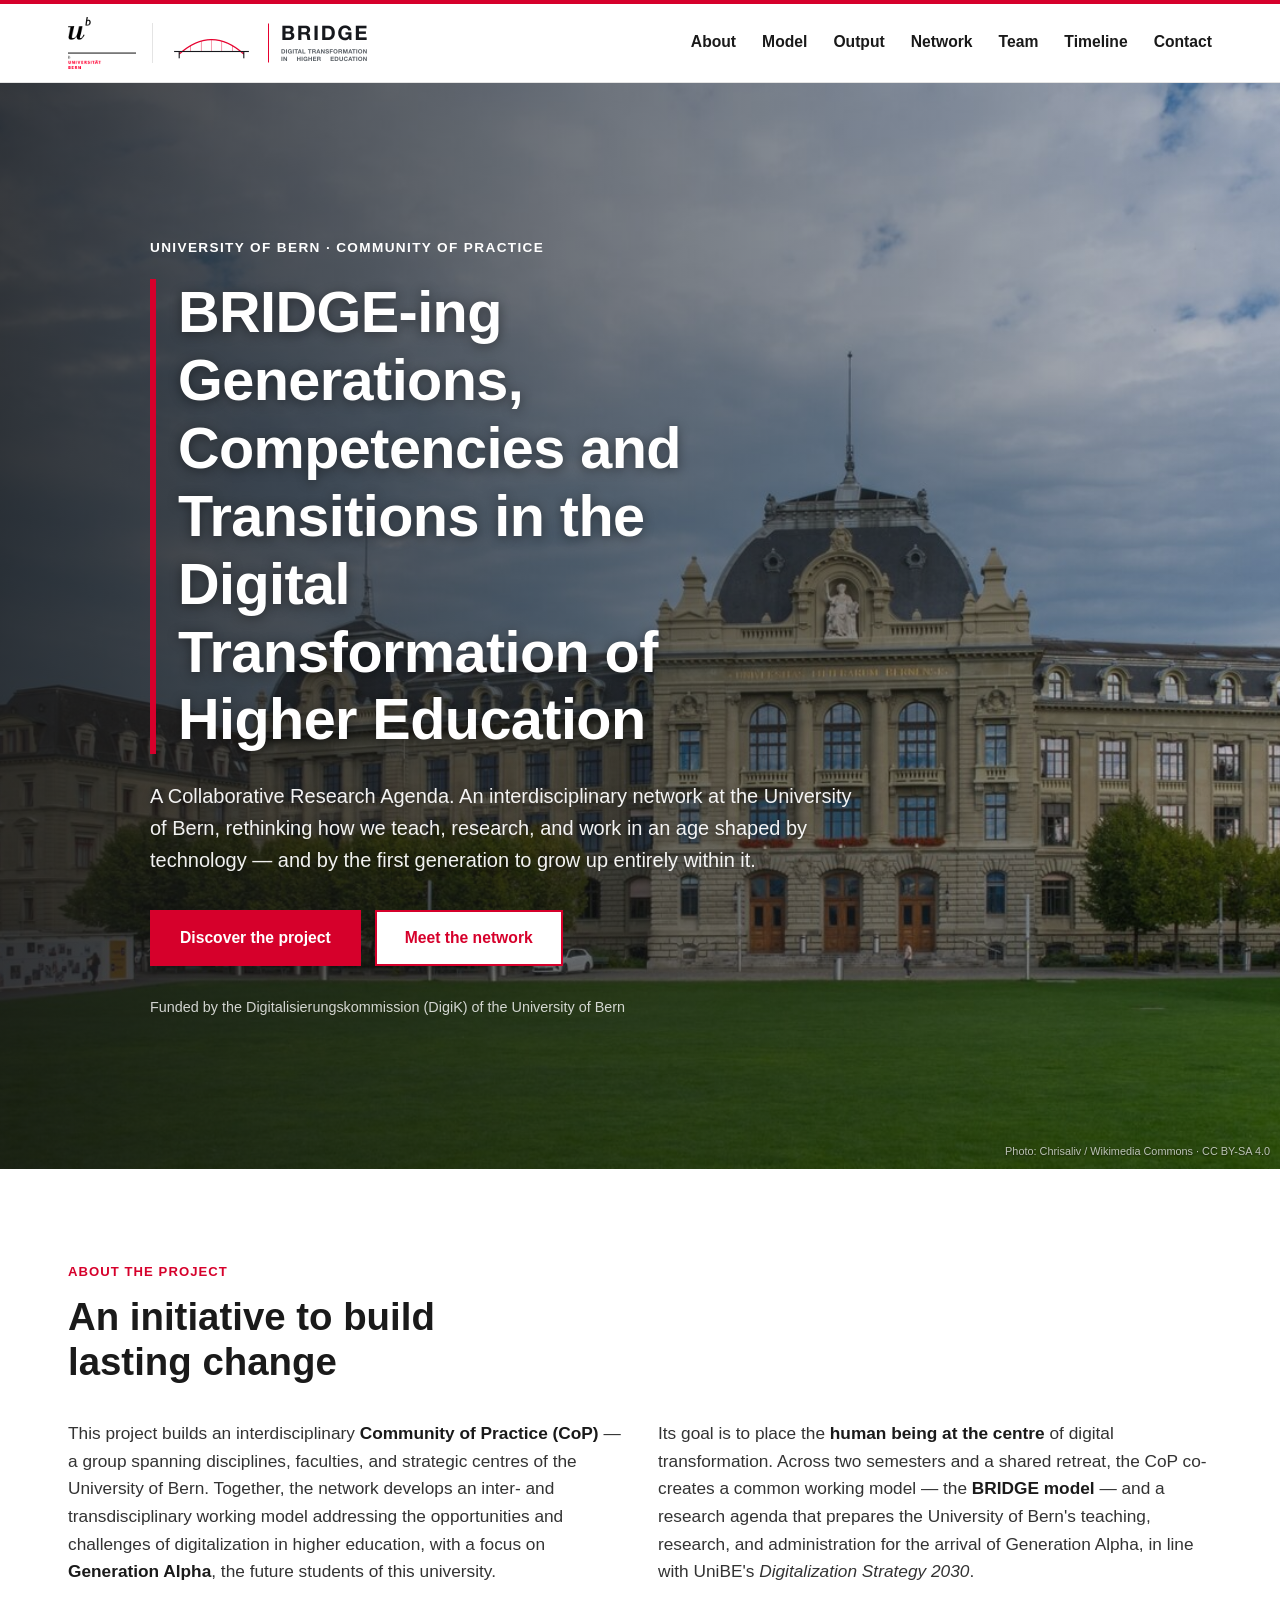
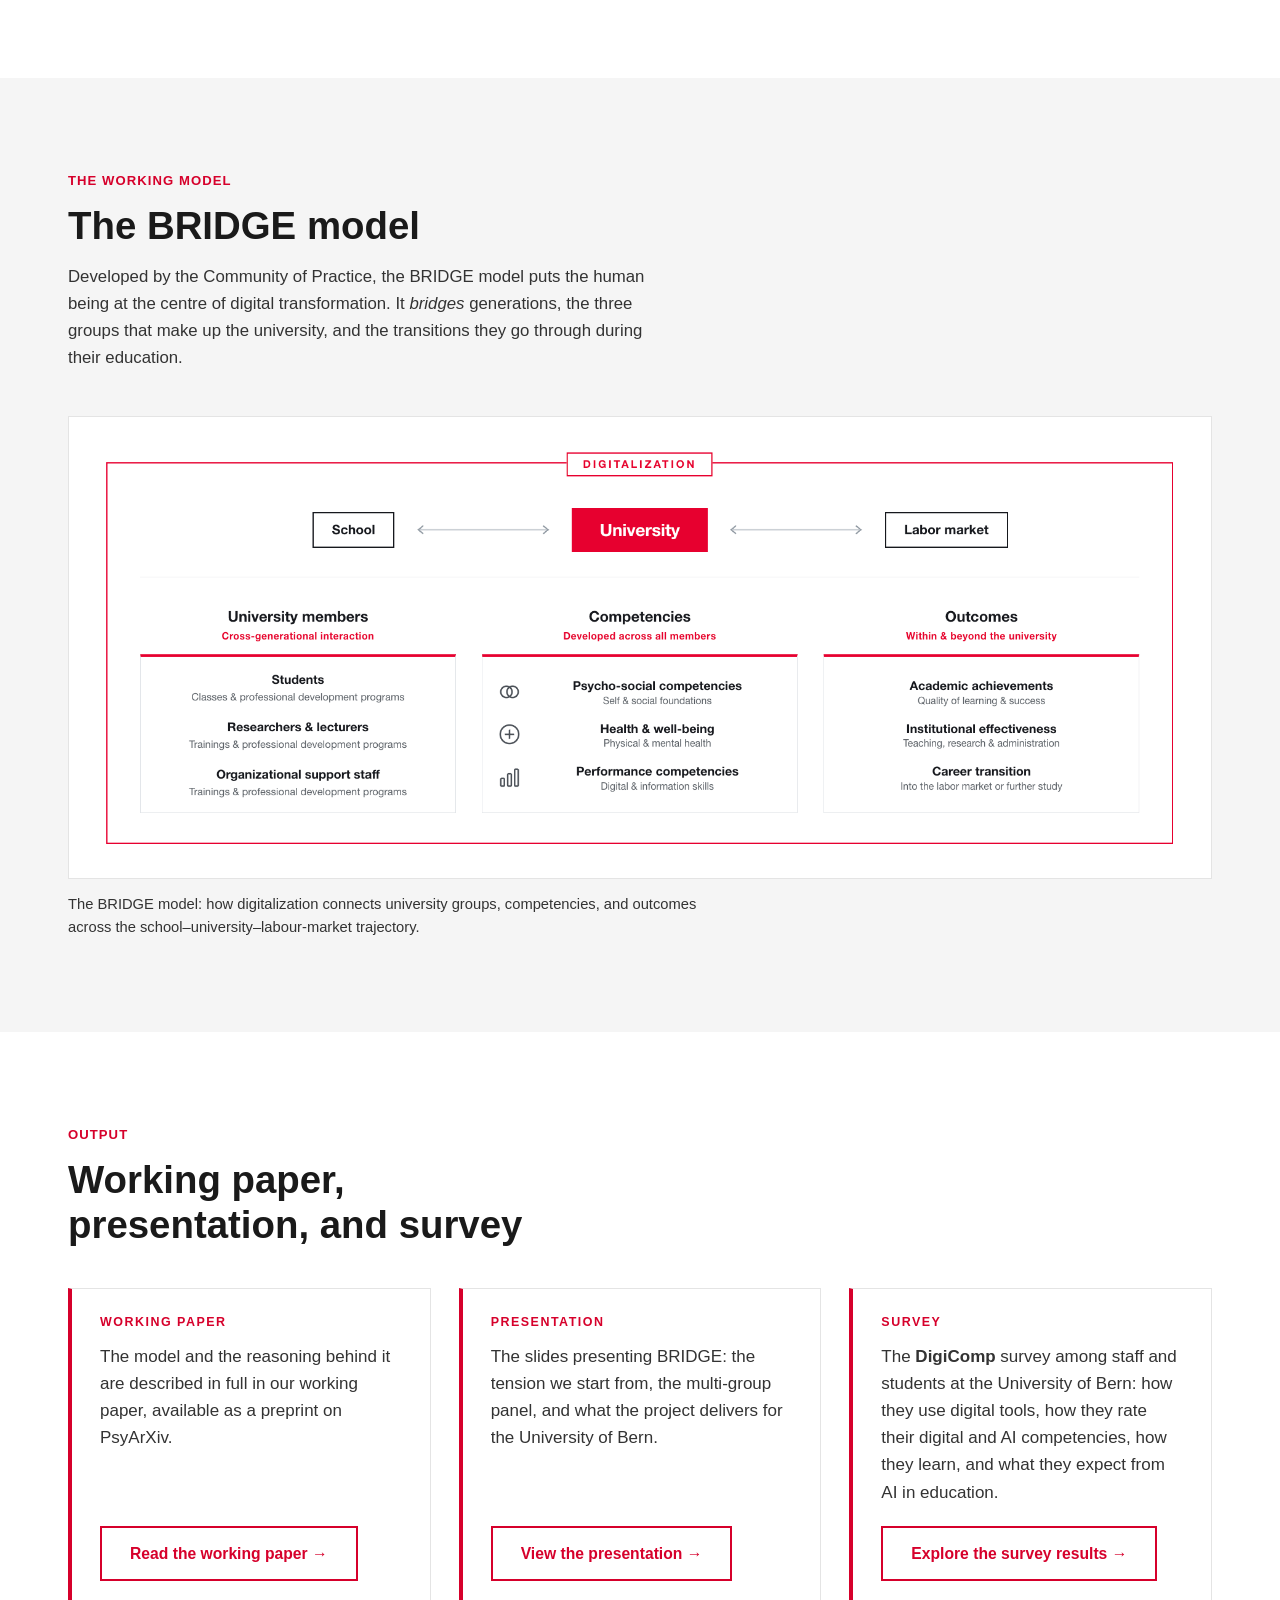
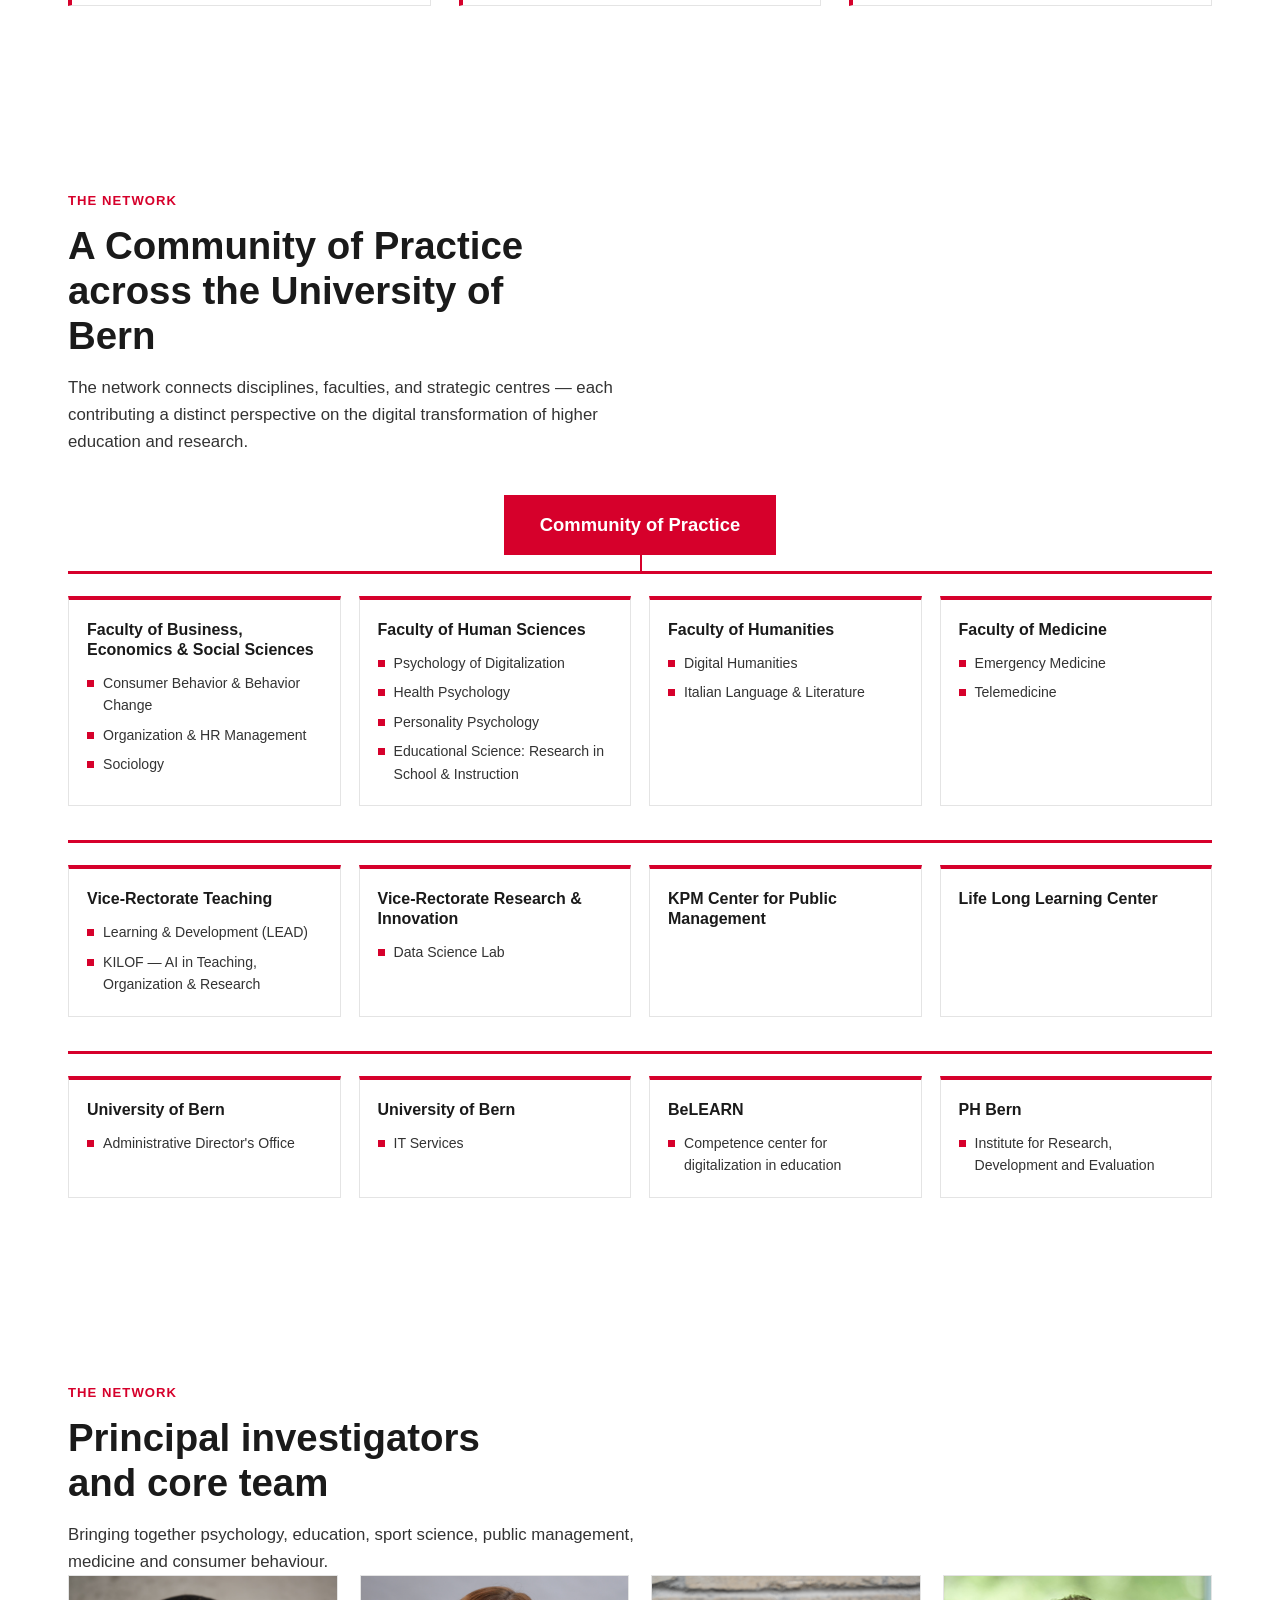
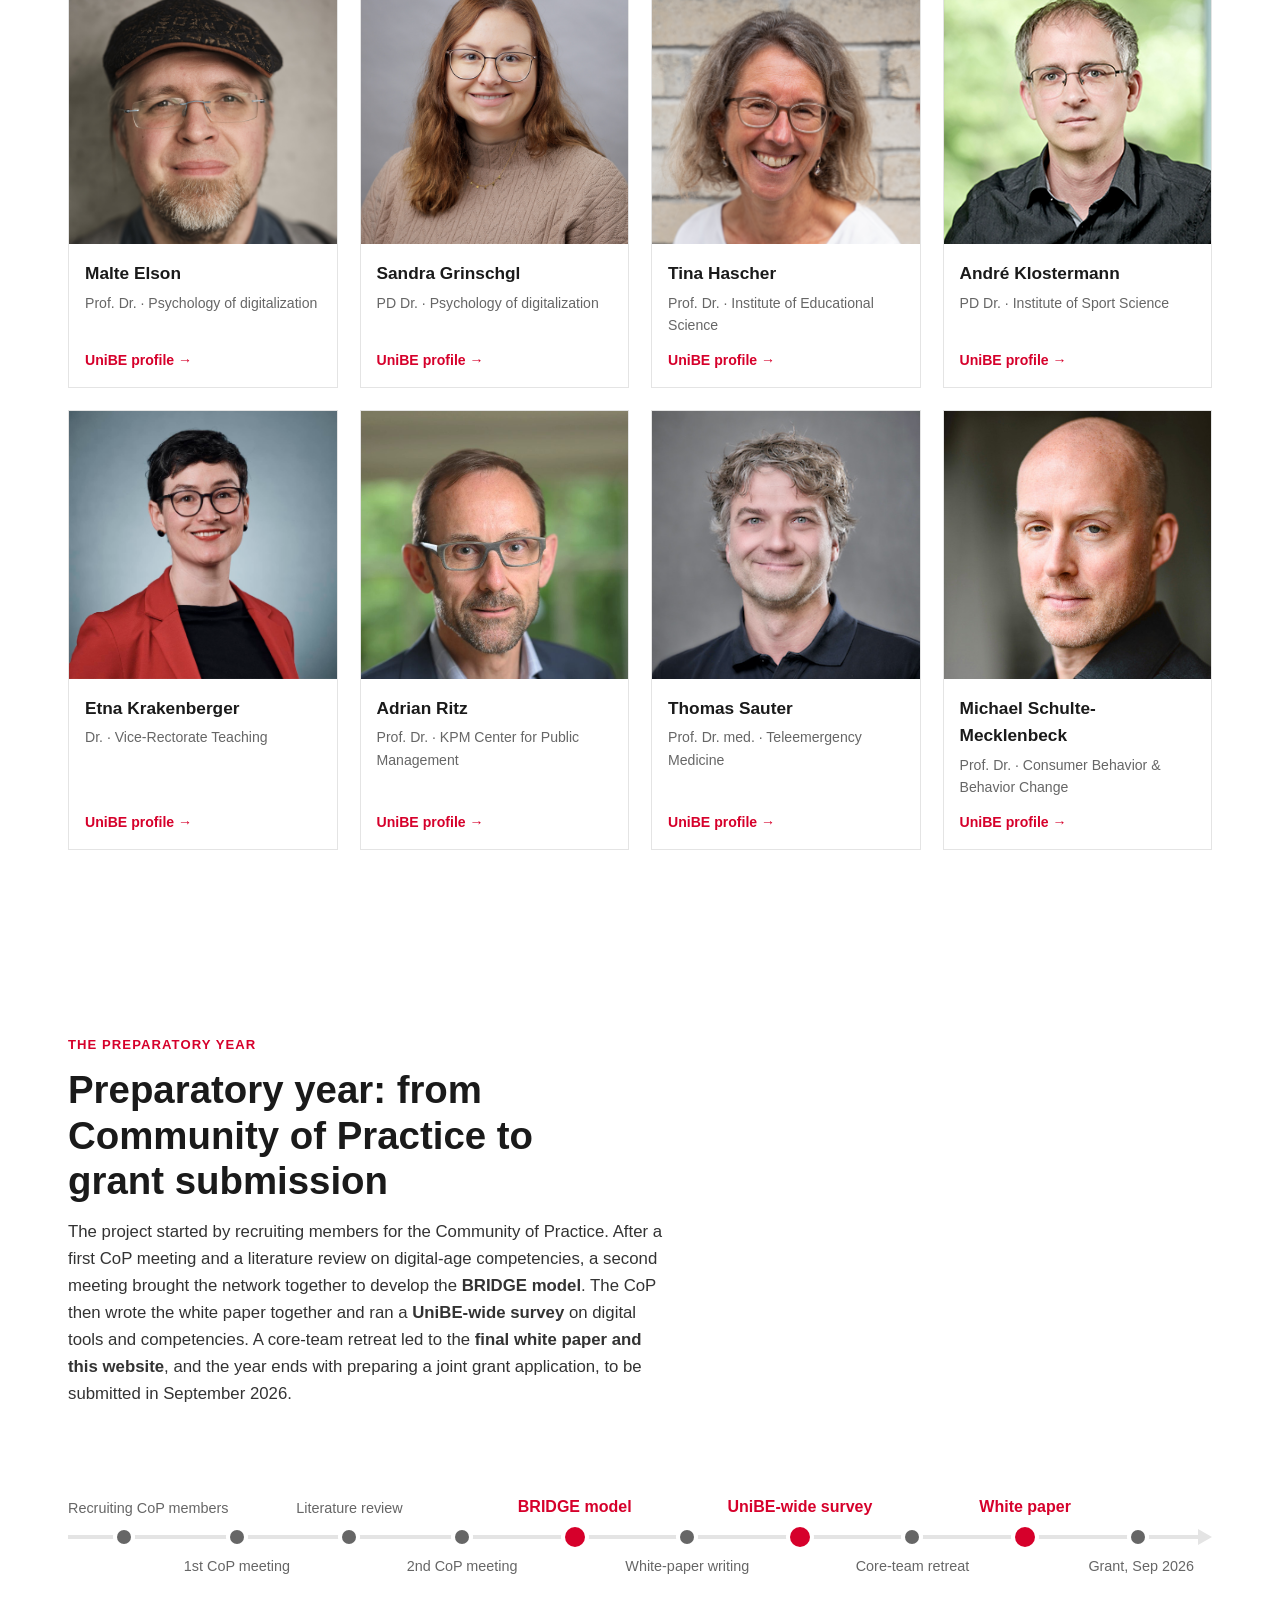
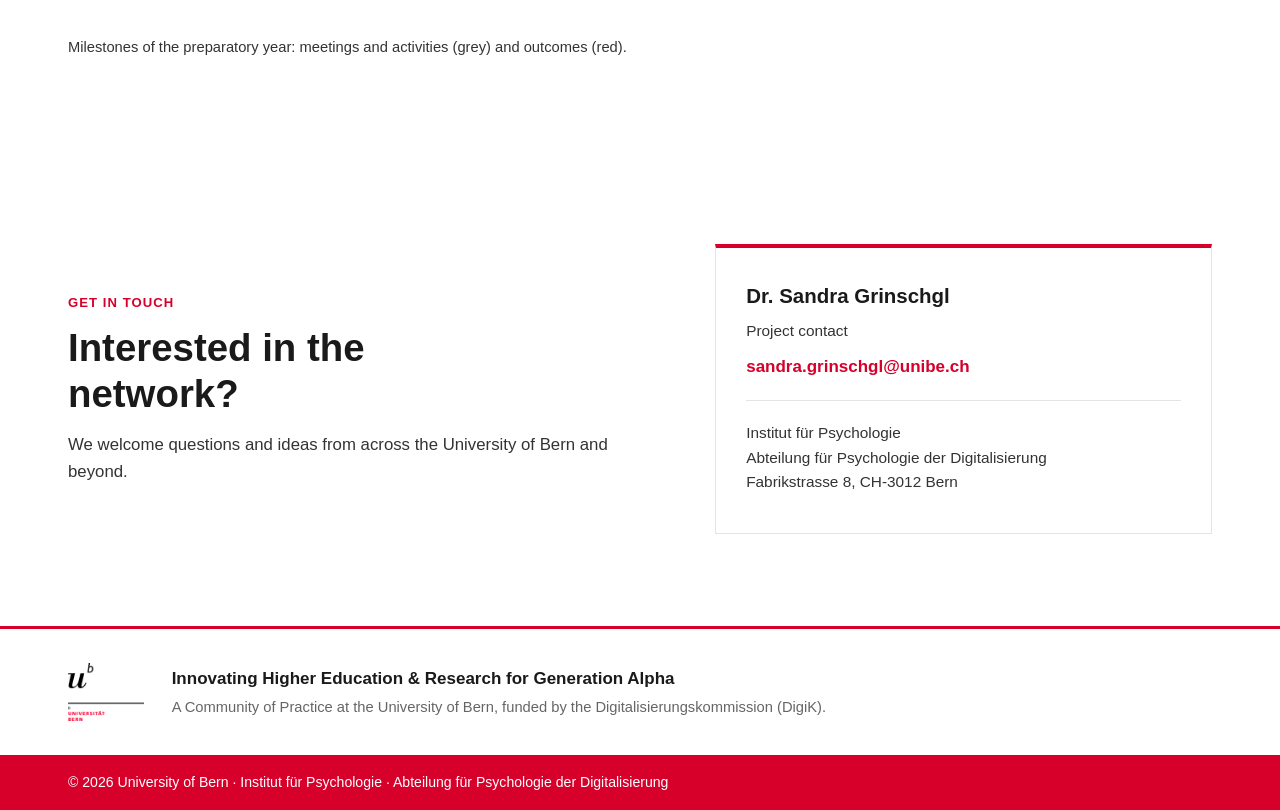
<file: index.html>
<!DOCTYPE html>
<html lang="en">
<head>
  <meta charset="UTF-8" />
  <meta name="viewport" content="width=device-width, initial-scale=1.0" />
  <title>Innovating Higher Education &amp; Research for Generation Alpha</title>
  <meta name="description" content="An interdisciplinary Community of Practice at the University of Bern exploring the digital transformation of higher education and research for Generation Alpha." />
  <link rel="icon" type="image/png" href="assets/brand/Icon.png" />
  <link rel="apple-touch-icon" href="assets/brand/Icon.png" />
  <link rel="stylesheet" href="styles.css" />
</head>
<body>
  <header class="site-header">
    <div class="container header-inner">
      <a class="brand" href="#top" aria-label="University of Bern — BRIDGE: Digital Transformation in Higher Education">
        <img class="brand-logo" src="assets/brand/logo_unibern@2x.png" alt="Universität Bern" />
        <img class="brand-bridge" src="assets/brand/BDRIGE_Logo.png" alt="BRIDGE — Digital Transformation in Higher Education" />
      </a>
      <nav class="nav-links">
        <a href="#about">About</a>
        <a href="#model">Model</a>
        <a href="#output">Output</a>
        <a href="#network">Network</a>
        <a href="#team">Team</a>
        <a href="#timeline">Timeline</a>
        <a href="#contact">Contact</a>
      </nav>
    </div>
  </header>

  <main id="top">
    <!-- HERO -->
    <section class="hero">
      <div class="hero-media" aria-hidden="true">
        <img src="assets/brand/hero-unibe.jpg" alt="" />
        <span class="hero-credit">Photo: Chrisaliv / Wikimedia Commons · CC BY-SA 4.0</span>
      </div>
      <div class="container hero-inner">
        <p class="eyebrow">University of Bern · Community of Practice</p>
        <h1 class="hero-title">
          BRIDGE-ing Generations, Competencies and Transitions in the Digital Transformation of Higher Education
        </h1>
        <p class="hero-lede">
          A Collaborative Research Agenda. An interdisciplinary network at the
          University of Bern, rethinking how we teach, research, and work in an age shaped
          by technology &mdash; and by the first generation to grow up entirely within it.
        </p>
        <div class="hero-actions">
          <a class="btn btn-primary" href="#about">Discover the project</a>
          <a class="btn btn-ghost" href="#team">Meet the network</a>
        </div>
        <p class="hero-funding">Funded by the Digitalisierungskommission (DigiK) of the University of Bern</p>
      </div>
    </section>

    <!-- ABOUT -->
    <section id="about" class="section">
      <div class="container">
        <p class="section-eyebrow">About the project</p>
        <h2 class="section-title">An initiative to build lasting change</h2>
        <div class="about-grid">
          <p class="about-lead">
            This project builds an interdisciplinary <strong>Community of Practice (CoP)</strong> &mdash;
            a group spanning disciplines, faculties, and strategic centres of the University of Bern.
            Together, the network develops an inter- and transdisciplinary working model addressing the
            opportunities and challenges of digitalization in higher education, with a focus on <strong>Generation Alpha</strong>, the future students of this university.
          </p>
          <p class="about-lead">
            Its goal is to place the <strong>human being at the centre</strong> of digital transformation. Across two
            semesters and a shared retreat, the CoP co-creates a common working model &mdash; the <strong>BRIDGE
            model</strong> &mdash; and a research agenda that prepares the University of Bern's teaching, research, and
            administration for the arrival of Generation Alpha, in line with UniBE's <em>Digitalization Strategy 2030</em>.
          </p>
        </div>
      </div>
    </section>

    <!-- BRIDGE MODEL -->
    <section id="model" class="section section-alt">
      <div class="container">
        <p class="section-eyebrow">The working model</p>
        <h2 class="section-title">The BRIDGE model</h2>
        <p class="section-sub">
          Developed by the Community of Practice, the BRIDGE model puts the human being at the centre of digital
          transformation. It <em>bridges</em> generations, the three groups that make up the university, and the
          transitions they go through during their education.
        </p>
        <figure class="figure">
          <img
            src="assets/figures/bridge-model.png"
            alt="The BRIDGE model. Across a longitudinal trajectory from school through university to the labour market, digitalization shapes three university groups — students (including Generation Alpha), researchers and lecturers, and administration — who develop psycho-social, health and well-being, and performance competencies, leading to outcomes of academic achievement, institutional effectiveness, and career transition."
            loading="lazy"
          />
          <figcaption class="figure-caption">
            The BRIDGE model: how digitalization connects university groups, competencies, and outcomes across the
            school&ndash;university&ndash;labour-market trajectory.
          </figcaption>
        </figure>
      </div>
    </section>

    <!-- OUTPUT -->
    <section id="output" class="section">
      <div class="container">
        <p class="section-eyebrow">Output</p>
        <h2 class="section-title">Working paper, presentation, and survey</h2>
        <div class="output-grid">
          <div class="paper-link">
            <p class="paper-link-label">Working paper</p>
            <p class="paper-link-text">
              The model and the reasoning behind it are described in full in our working paper, available as a preprint
              on PsyArXiv.
            </p>
            <a class="btn btn-ghost" href="https://osf.io/preprints/psyarxiv/w56pu_v3" target="_blank" rel="noopener">
              Read the working paper &rarr;
            </a>
          </div>
          <div class="paper-link">
            <p class="paper-link-label">Presentation</p>
            <p class="paper-link-text">
              The slides presenting BRIDGE: the tension we start from, the multi-group panel, and what the project
              delivers for the University of Bern.
            </p>
            <a class="btn btn-ghost" href="presentation/BRIDGE_Presentation.html" target="_blank" rel="noopener">
              View the presentation &rarr;
            </a>
          </div>
          <div class="paper-link">
            <p class="paper-link-label">Survey</p>
            <p class="paper-link-text">
              The <strong>DigiComp</strong> survey among staff and students at the University of Bern: how they use
              digital tools, how they rate their digital and AI competencies, how they learn, and what they expect
              from AI in education.
            </p>
            <a class="btn btn-ghost" href="survey.html">
              Explore the survey results &rarr;
            </a>
          </div>
        </div>
      </div>
    </section>

    <!-- COMMUNITY OF PRACTICE -->
    <section id="network" class="section">
      <div class="container">
        <p class="section-eyebrow">The network</p>
        <h2 class="section-title">A Community of Practice across the University of Bern</h2>
        <p class="section-sub">The network connects disciplines, faculties, and strategic centres &mdash; each contributing a distinct perspective on the digital transformation of higher education and research.</p>
        <div class="model">
          <div class="model-hub">
            <span class="model-hub-label">Community of Practice</span>
          </div>

          <!-- Faculties -->
          <div class="model-grid">
            <article class="unit">
              <h3 class="unit-title">Faculty of Business, Economics &amp; Social Sciences</h3>
              <ul class="unit-tags">
                <li>Consumer Behavior &amp; Behavior Change</li>
                <li>Organization &amp; HR Management</li>
                <li>Sociology</li>
              </ul>
            </article>
            <article class="unit">
              <h3 class="unit-title">Faculty of Human Sciences</h3>
              <ul class="unit-tags">
                <li>Psychology of Digitalization</li>
                <li>Health Psychology</li>
                <li>Personality Psychology</li>
                <li>Educational Science: Research in School &amp; Instruction</li>
              </ul>
            </article>
            <article class="unit">
              <h3 class="unit-title">Faculty of Humanities</h3>
              <ul class="unit-tags">
                <li>Digital Humanities</li>
                <li>Italian Language &amp; Literature</li>
              </ul>
            </article>
            <article class="unit">
              <h3 class="unit-title">Faculty of Medicine</h3>
              <ul class="unit-tags">
                <li>Emergency Medicine</li>
                <li>Telemedicine</li>
              </ul>
            </article>
          </div>

          <!-- Vice-Rectorates &amp; centres -->
          <div class="model-grid">
            <article class="unit">
              <h3 class="unit-title">Vice-Rectorate Teaching</h3>
              <ul class="unit-tags">
                <li>Learning &amp; Development (LEAD)</li>
                <li>KILOF &mdash; AI in Teaching, Organization &amp; Research</li>
              </ul>
            </article>
            <article class="unit">
              <h3 class="unit-title">Vice-Rectorate Research &amp; Innovation</h3>
              <ul class="unit-tags">
                <li>Data Science Lab</li>
              </ul>
            </article>
            <article class="unit">
              <h3 class="unit-title">KPM Center for Public Management</h3>
            </article>
            <article class="unit">
              <h3 class="unit-title">Life Long Learning Center</h3>
            </article>
          </div>

          <!-- Partner institutions &amp; services -->
          <div class="model-grid">
                        <article class="unit">
              <h3 class="unit-title">University of Bern</h3>
              <ul class="unit-tags">
                <li>Administrative Director's Office</li>
              </ul>
            </article>
                        <article class="unit">
              <h3 class="unit-title">University of Bern</h3>
              <ul class="unit-tags">
                <li>IT Services</li>
              </ul>
            </article>
            <article class="unit">
              <h3 class="unit-title">BeLEARN</h3>
              <ul class="unit-tags">
                <li>Competence center for digitalization in education</li>
              </ul>
            </article>
            <article class="unit">
              <h3 class="unit-title">PH Bern</h3>
              <ul class="unit-tags">
                <li>Institute for Research, Development and Evaluation</li>
              </ul>
            </article>

          </div>
        </div>
      </div>
    </section>

  

    <!-- TEAM -->
    <section id="team" class="section">
      <div class="container">
        <p class="section-eyebrow">The network</p>
        <h2 class="section-title">Principal investigators and core team</h2>
        <p class="section-sub">Bringing together psychology, education, sport science, public management, medicine and consumer behaviour.</p>

        <div class="team-grid">
          <a class="member" href="https://www.dig.psy.unibe.ch/about_us/staff/prof_dr_elson_malte/index_eng.html" target="_blank" rel="noopener">
            <img class="member-photo member-photo--elson" src="assets/team/elson.png" alt="Portrait of Malte Elson" loading="lazy" />
            <span class="member-name">Malte Elson</span>
            <span class="member-role">Prof. Dr. · Psychology of digitalization</span>
            <span class="member-link">UniBE profile &rarr;</span>
          </a>
          <a class="member" href="https://www.dig.psy.unibe.ch/ueber_uns/personen/pd_dr_grinschgl_sandra/index_ger.html" target="_blank" rel="noopener">
            <img class="member-photo" src="assets/team/grinschgl.jpg" alt="Portrait of Sandra Grinschgl" loading="lazy" />
            <span class="member-name">Sandra Grinschgl</span>
            <span class="member-role">PD Dr. · Psychology of digitalization</span>
            <span class="member-link">UniBE profile &rarr;</span>
          </a>
          <a class="member" href="https://www.edu.unibe.ch/ueber_uns/personen_a___z/asu/prof_dr_hascher_tina/index_ger.html" target="_blank" rel="noopener">
            <img class="member-photo" src="assets/team/hascher.jpg" alt="Portrait of Tina Hascher" loading="lazy" />
            <span class="member-name">Tina Hascher</span>
            <span class="member-role">Prof. Dr. · Institute of Educational Science</span>
            <span class="member-link">UniBE profile &rarr;</span>
          </a>
          <a class="member" href="https://www.ispw.unibe.ch/about_us/people/klostermann_andr/index_eng.html" target="_blank" rel="noopener">
            <img class="member-photo" src="assets/team/klostermann.jpg" alt="Portrait of André Klostermann" loading="lazy" />
            <span class="member-name">André Klostermann</span>
            <span class="member-role">PD Dr. · Institute of Sport Science</span>
            <span class="member-link">UniBE profile &rarr;</span>
          </a>
          <a class="member" href="https://www.unibe.ch/university/organization/executive_board_and_central_administration/vice_rectorate_teaching/vice_rectorate_teaching/personen/dr_krakenberger_etna_rosa/index_eng.html" target="_blank" rel="noopener">
            <img class="member-photo" src="assets/team/krakenberger.jpg" alt="Portrait of Etna Krakenberger" loading="lazy" />
            <span class="member-name">Etna Krakenberger</span>
            <span class="member-role">Dr. · Vice-Rectorate Teaching</span>
            <span class="member-link">UniBE profile &rarr;</span>
          </a>
          <a class="member" href="https://www.kpm.unibe.ch/about_us/personen/geschaeftsleitung/prof_dr_ritz_adrian/index_eng.html" target="_blank" rel="noopener">
            <img class="member-photo" src="assets/team/ritz.jpg" alt="Portrait of Adrian Ritz" loading="lazy" />
            <span class="member-name">Adrian Ritz</span>
            <span class="member-role">Prof. Dr. · KPM Center for Public Management</span>
            <span class="member-link">UniBE profile &rarr;</span>
          </a>
          <a class="member" href="https://www.mcid.unibe.ch/about_us/people/prof_dr_med_sauter_mme_thomas/index_eng.html" target="_blank" rel="noopener">
            <img class="member-photo" src="assets/team/sauter.jpg" alt="Portrait of Thomas Sauter" loading="lazy" />
            <span class="member-name">Thomas Sauter</span>
            <span class="member-role">Prof. Dr. med. · Teleemergency Medicine</span>
            <span class="member-link">UniBE profile &rarr;</span>
          </a>
          <a class="member" href="https://www.consumer.imu.unibe.ch/ueber_uns/team/prof_dr_schulte_mecklenbeck_michael/index_ger.html" target="_blank" rel="noopener">
            <img class="member-photo" src="assets/team/schulte-mecklenbeck.jpg" alt="Portrait of Michael Schulte-Mecklenbeck" loading="lazy" />
            <span class="member-name">Michael Schulte-Mecklenbeck</span>
            <span class="member-role">Prof. Dr. · Consumer Behavior &amp; Behavior Change</span>
            <span class="member-link">UniBE profile &rarr;</span>
          </a>
        </div>
      </div>
    </section>

    <!-- SURVEY -->
    <!-- PREPARATORY YEAR -->
    <section id="timeline" class="section">
      <div class="container">
        <p class="section-eyebrow">The preparatory year</p>
        <h2 class="section-title">Preparatory year: from Community of Practice to grant submission</h2>
        <p class="section-sub">
          The project started by recruiting members for the Community of Practice. After a first CoP meeting and a
          literature review on digital-age competencies, a second meeting brought the network together to develop
          the <strong>BRIDGE model</strong>. The CoP then wrote the white paper together and ran a
          <strong>UniBE-wide survey</strong> on digital tools and competencies. A core-team retreat led to the
          <strong>final white paper and this website</strong>, and the year ends with preparing a joint grant
          application, to be submitted in September 2026.
        </p>
        <figure class="figure figure--wide">
          <ol class="tl" aria-label="Milestones of the preparatory year">
            <li class="up"><span class="lbl">Recruiting CoP members</span><span class="dot"></span></li>
            <li class="down"><span class="dot"></span><span class="lbl">1st CoP meeting</span></li>
            <li class="up"><span class="lbl">Literature review</span><span class="dot"></span></li>
            <li class="down"><span class="dot"></span><span class="lbl">2nd CoP meeting</span></li>
            <li class="up out"><span class="lbl">BRIDGE model</span><span class="dot"></span></li>
            <li class="down"><span class="dot"></span><span class="lbl">White-paper writing</span></li>
            <li class="up out"><span class="lbl">UniBE-wide survey</span><span class="dot"></span></li>
            <li class="down"><span class="dot"></span><span class="lbl">Core-team retreat</span></li>
            <li class="up out"><span class="lbl">White paper</span><span class="dot"></span></li>
            <li class="down"><span class="dot"></span><span class="lbl">Grant, Sep 2026</span></li>
          </ol>
          <figcaption class="figure-caption">
            Milestones of the preparatory year: meetings and activities (grey) and outcomes (red).
          </figcaption>
        </figure>
      </div>
    </section>

    <!-- CONTACT -->
    <section id="contact" class="section">
      <div class="container contact-inner">
        <div>
          <p class="section-eyebrow">Get in touch</p>
          <h2 class="section-title">Interested in the network?</h2>
          <p class="section-sub">
            We welcome questions and ideas from across the University of Bern and beyond.
          </p>
        </div>
        <div class="contact-card">
          <p class="contact-name">Dr. Sandra Grinschgl</p>
          <p class="contact-detail">Project contact</p>
          <a class="contact-mail" href="mailto:sandra.grinschgl@unibe.ch">sandra.grinschgl@unibe.ch</a>
          <hr />
          <p class="contact-detail">
            Institut für Psychologie<br />
            Abteilung für Psychologie der Digitalisierung<br />
            Fabrikstrasse 8, CH-3012 Bern
          </p>
        </div>
      </div>
    </section>
  </main>

  <footer class="site-footer">
    <div class="container footer-inner">
      <img class="footer-logo" src="assets/brand/logo_unibern@2x.png" alt="Universität Bern" />
      <div class="footer-text">
        <p class="footer-title">Innovating Higher Education &amp; Research for Generation Alpha</p>
        <p class="footer-muted">A Community of Practice at the University of Bern, funded by the Digitalisierungskommission (DigiK).</p>
      </div>
    </div>
    <div class="footer-accent">
      <div class="container">© 2026 University of Bern · Institut für Psychologie · Abteilung für Psychologie der Digitalisierung</div>
    </div>
  </footer>
</body>
</html>
</file>
<file: styles.css>
/* ------------------------------------------------------------------
   Innovating Higher Education Network
   University of Bern corporate design (red #d6002b, Frutiger/Arial, flat layout)
------------------------------------------------------------------ */

:root {
  --ub-red: #d6002b;
  --ub-red-dark: #ab0022;
  --ub-maroon: #650015;
  --ink: #1a1a1a;
  --ink-soft: #333333;
  --muted: #666666;
  --bg: #ffffff;
  --bg-grey: #f5f5f5;
  --line: #e4e4e4;
  --container: 1200px;
  --font: "FrutigerNeueLTW06-Regular", Arial, Helvetica, sans-serif;
}

* { box-sizing: border-box; }
html { scroll-behavior: smooth; }

body {
  margin: 0;
  font-family: var(--font);
  color: var(--ink);
  background: var(--bg);
  line-height: 1.6;
  font-size: 17px;
  -webkit-font-smoothing: antialiased;
}

h1, h2, h3 { font-family: var(--font); line-height: 1.18; margin: 0; font-weight: 700; }

a { color: var(--ub-red); text-decoration: none; }
a:hover { text-decoration: underline; }

.container {
  width: 100%;
  max-width: var(--container);
  margin: 0 auto;
  padding: 0 28px;
}

/* ---------- Header ---------- */
.site-header {
  position: sticky;
  top: 0;
  z-index: 50;
  background: #fff;
  border-top: 4px solid var(--ub-red);
  border-bottom: 1px solid var(--line);
}
.header-inner {
  display: flex;
  align-items: center;
  justify-content: space-between;
  min-height: 78px;
  gap: 24px;
}
.brand { display: flex; align-items: center; gap: 16px; color: var(--ink); }
.brand:hover { text-decoration: none; }
.brand-logo { height: 52px; width: auto; display: block; }
.brand-bridge {
  height: 40px;
  width: auto;
  display: block;
  border-left: 1px solid var(--line);
  padding-left: 16px;
}
.nav-links { display: flex; gap: 26px; }
.nav-links a {
  color: var(--ink);
  font-size: 0.98rem;
  font-weight: 700;
  padding: 4px 0;
  border-bottom: 2px solid transparent;
}
.nav-links a:hover { color: var(--ub-red); border-bottom-color: var(--ub-red); text-decoration: none; }

/* ---------- Hero (image banner) ---------- */
.hero { position: relative; overflow: hidden; background: #2a2a2a; }
.hero-media { position: absolute; inset: 0; z-index: 0; }
.hero-media img { width: 100%; height: 100%; object-fit: cover; object-position: center 35%; }
.hero-media::after {
  content: "";
  position: absolute; inset: 0;
  background: linear-gradient(90deg, rgba(20,20,20,0.82) 0%, rgba(20,20,20,0.55) 45%, rgba(20,20,20,0.25) 100%);
}
.hero-credit {
  position: absolute;
  right: 10px; bottom: 8px;
  z-index: 1;
  font-size: 0.68rem;
  color: rgba(255,255,255,0.7);
  text-shadow: 0 1px 2px rgba(0,0,0,0.6);
}
.hero-inner {
  position: relative;
  z-index: 1;
  padding: clamp(80px, 13vw, 150px) 28px;
  max-width: 1036px; /* 980px text column + the container's 28px gutters */
  color: #fff;
}
.eyebrow {
  display: inline-block;
  margin: 0 0 20px;
  font-size: 0.85rem;
  font-weight: 700;
  letter-spacing: 0.1em;
  text-transform: uppercase;
  color: #fff;
}
.hero-title {
  font-size: clamp(2.1rem, 5vw, 3.6rem);
  font-weight: 700;
  letter-spacing: -0.01em;
  color: #fff;
  padding-left: 22px;
  border-left: 6px solid var(--ub-red);
  max-width: 18ch;
  text-shadow: 0 2px 12px rgba(0,0,0,0.45);
}
.hero-accent { display: block; color: #fff; }
.hero-lede {
  margin: 26px 0 0;
  max-width: 64ch;
  font-size: clamp(1.05rem, 1.6vw, 1.25rem);
  color: rgba(255,255,255,0.94);
  text-shadow: 0 1px 8px rgba(0,0,0,0.4);
}
.hero-actions { display: flex; flex-wrap: wrap; gap: 14px; margin: 34px 0 0; }
.btn {
  display: inline-flex;
  align-items: center;
  padding: 13px 28px;
  font-weight: 700;
  font-size: 0.98rem;
  border: 2px solid var(--ub-red);
  border-radius: 0;
  transition: background 0.15s ease, color 0.15s ease;
}
.btn:hover { text-decoration: none; }
.btn-primary { background: var(--ub-red); color: #fff; }
.btn-primary:hover { background: var(--ub-red-dark); border-color: var(--ub-red-dark); }
.btn-ghost { background: #fff; color: var(--ub-red); }
.btn-ghost:hover { background: var(--ub-red); color: #fff; }
.hero-funding { margin: 30px 0 0; font-size: 0.9rem; color: rgba(255,255,255,0.8); }

/* ---------- Sections ---------- */
.section { padding: clamp(56px, 8vw, 92px) 0; }
.section-alt { background: var(--bg-grey); }
.section-eyebrow {
  margin: 0 0 12px;
  font-size: 0.82rem;
  font-weight: 700;
  letter-spacing: 0.08em;
  text-transform: uppercase;
  color: var(--ub-red);
}
.section-title {
  font-size: clamp(1.7rem, 3.2vw, 2.4rem);
  color: var(--ink);
  max-width: 22ch;
}
.section-sub { margin: 16px 0 0; max-width: 64ch; color: var(--ink-soft); font-size: 1.05rem; }

/* ---------- About ---------- */
.about-grid { display: grid; grid-template-columns: 1fr 1fr; gap: 36px; margin-top: 36px; }
.about-lead { margin: 0; font-size: 1.08rem; color: var(--ink-soft); }
.about-lead strong { color: var(--ink); }

/* ---------- Figure ---------- */
.figure { margin: 44px 0 0; }
.figure img {
  display: block;
  width: 100%;
  height: auto;
  background: #fff;
  border: 1px solid var(--line);
  padding: clamp(12px, 2.4vw, 28px);
}
/* Wide timeline figures scroll horizontally on small screens instead of shrinking to illegibility */
.figure-scroll { overflow-x: auto; }
@media (max-width: 720px) {
  .figure--wide img { min-width: 680px; }
}
.figure-caption {
  margin: 14px 0 0;
  max-width: 80ch;
  font-size: 0.92rem;
  color: var(--ink-soft);
}

/* ---------- Working paper link ---------- */
.paper-link {
  margin: 40px 0 0;
  max-width: 64ch;
  background: #fff;
  border: 1px solid var(--line);
  border-left: 4px solid var(--ub-red);
  padding: 24px 28px;
}
.paper-link-label {
  margin: 0;
  font-size: 0.78rem;
  letter-spacing: 0.12em;
  text-transform: uppercase;
  color: var(--ub-red);
  font-weight: 700;
}
.paper-link-text { margin: 10px 0 20px; color: var(--ink-soft); }

.output-grid { display: grid; grid-template-columns: repeat(3, 1fr); gap: 28px; margin: 40px 0 0; }
.output-grid .paper-link { margin: 0; max-width: none; display: flex; flex-direction: column; align-items: flex-start; }
.output-grid .paper-link-text { flex: 1; }

/* ---------- Preparatory-year timeline (as in the presentation) ---------- */
.tl {
  list-style: none; margin: 40px 0 0; padding: 0 18px 0 0;
  display: grid; grid-template-columns: repeat(10, 1fr);
  position: relative; line-height: 1.25;
}
.tl::before {                       /* the line */
  content: ""; position: absolute; left: 0; right: 10px; top: 50%;
  height: 4px; margin-top: -2px; background: var(--line);
}
.tl::after {                        /* arrow head */
  content: ""; position: absolute; right: 0; top: 50%; margin-top: -8px;
  border-left: 14px solid var(--line); border-top: 8px solid transparent; border-bottom: 8px solid transparent;
}
.tl li { display: grid; grid-template-rows: 4.2em 28px 4.2em; justify-items: center; text-align: center; margin: 0; }
.tl .dot {
  grid-row: 2; align-self: center; position: relative; z-index: 1;
  width: 14px; height: 14px; border-radius: 50%; background: var(--muted); box-shadow: 0 0 0 4px #fff;
}
.tl .lbl { width: 170%; font-size: 0.9rem; line-height: 1.25; color: var(--muted); }
.tl li.up .lbl   { grid-row: 1; align-self: end;   padding-bottom: 6px; }
.tl li.down .lbl { grid-row: 3; align-self: start; padding-top: 6px; }
.tl li.out .dot  { background: var(--ub-red); width: 20px; height: 20px; }
.tl li.out .lbl  { color: var(--ub-red); font-weight: 700; font-size: 1rem; }
.tl li:first-child .lbl { justify-self: start; text-align: left; width: 160%; }
.tl li:last-child .lbl  { justify-self: end; text-align: right; width: 160%; }

/* ---------- Survey teaser ---------- */
.survey-teaser {
  display: block;
  max-width: 720px;
  margin: 40px 0 0;
  background: #fff;
  border: 1px solid var(--line);
  transition: box-shadow 0.15s ease, border-color 0.15s ease;
}
.survey-teaser:hover { box-shadow: 0 10px 26px -14px rgba(0,0,0,0.35); border-color: var(--ub-red); text-decoration: none; }
.survey-teaser img { display: block; width: 100%; height: auto; border-bottom: 1px solid var(--line); }
.survey-teaser-cta {
  display: block;
  padding: 16px 22px;
  font-weight: 700;
  font-size: 1rem;
  color: var(--ub-red);
}
.survey-teaser:hover .survey-teaser-cta { color: var(--ub-red-dark); }

/* ---------- Focus cards ---------- */
.cards { display: grid; grid-template-columns: repeat(3, 1fr); gap: 24px; margin-top: 40px; }
.card {
  background: #fff;
  border: 1px solid var(--line);
  border-top: 4px solid var(--ub-red);
  padding: 28px 26px;
  transition: box-shadow 0.15s ease;
}
.card:hover { box-shadow: 0 6px 18px -10px rgba(0,0,0,0.3); }
.card-num { font-weight: 700; font-size: 1rem; color: var(--ub-red); margin-bottom: 12px; }
.card h3 { font-size: 1.28rem; margin-bottom: 10px; color: var(--ink); }
.card p { margin: 0; color: var(--ink-soft); font-size: 1rem; }

/* ---------- Working model ---------- */
.model { margin-top: 40px; }
.model-hub { display: flex; justify-content: center; margin-bottom: 0; }
.model-hub-label {
  position: relative;
  display: inline-flex;
  align-items: center;
  padding: 15px 36px;
  background: var(--ub-red);
  color: #fff;
  font-weight: 700;
  font-size: 1.15rem;
}
.model-hub-label::after {
  content: "";
  position: absolute;
  bottom: -16px; left: 50%;
  width: 2px; height: 16px;
  background: var(--ub-red);
}
.model-grid {
  display: grid;
  grid-template-columns: repeat(4, 1fr);
  gap: 18px;
  margin-top: 16px;
  padding-top: 22px;
  border-top: 3px solid var(--ub-red);
}
.model-grid + .model-grid { margin-top: 34px; }
.unit {
  background: #fff;
  border: 1px solid var(--line);
  border-top: 4px solid var(--ub-red);
  padding: 20px 18px;
  transition: box-shadow 0.15s ease;
}
.unit:hover { box-shadow: 0 6px 18px -10px rgba(0,0,0,0.3); }
.unit-title { font-size: 1rem; line-height: 1.25; margin-bottom: 12px; color: var(--ink); }
.unit-tags { list-style: none; margin: 0; padding: 0; display: flex; flex-direction: column; gap: 7px; }
.unit-tags li { font-size: 0.88rem; color: var(--ink-soft); padding-left: 16px; position: relative; }
.unit-tags li::before {
  content: "";
  position: absolute;
  left: 0; top: 0.55em;
  width: 7px; height: 7px;
  background: var(--ub-red);
}
.unit-note { margin: 0; font-size: 0.88rem; color: var(--muted); }

/* ---------- Timeline ---------- */
.timeline {
  list-style: none;
  margin: 44px 0 0;
  padding: 0;
  display: grid;
  grid-template-columns: repeat(4, 1fr);
  position: relative;
}
.timeline::before {
  content: "";
  position: absolute;
  top: 7px; left: 6%; right: 6%;
  height: 2px;
  background: var(--ub-red);
}
.timeline-item { display: flex; flex-direction: column; gap: 8px; padding-right: 18px; position: relative; }
.timeline-dot {
  width: 16px; height: 16px;
  background: #fff;
  border: 3px solid var(--ub-red);
  position: relative;
  z-index: 1;
}
.timeline-date { font-weight: 700; font-size: 1.05rem; color: var(--ink); margin-top: 6px; }
.timeline-text { font-size: 0.96rem; color: var(--ink-soft); }

/* ---------- Team ---------- */
.team-group-label { display: none; }
.team-grid { display: grid; grid-template-columns: repeat(4, 1fr); gap: 22px; }
.member {
  display: flex;
  flex-direction: column;
  background: #fff;
  border: 1px solid var(--line);
  color: var(--ink);
  transition: box-shadow 0.15s ease, border-color 0.15s ease;
}
.member:hover { box-shadow: 0 8px 20px -12px rgba(0,0,0,0.4); border-color: var(--ub-red); text-decoration: none; }
.member-badge { display: none; }
.member-photo {
  width: 100%;
  aspect-ratio: 1 / 1;
  object-fit: cover;
  object-position: center top;
  background: var(--bg-grey);
  display: block;
}
.member-photo--elson { object-position: center 12%; }
.member-name { font-weight: 700; font-size: 1.08rem; padding: 16px 16px 0; color: var(--ink); }
.member-role { padding: 4px 16px 0; font-size: 0.88rem; color: var(--muted); min-height: 2.4em; }
.member-link { padding: 12px 16px 16px; font-size: 0.88rem; font-weight: 700; color: var(--ub-red); margin-top: auto; }
.member:hover .member-link { color: var(--ub-red-dark); }

/* ---------- Contact ---------- */
.contact-inner { display: grid; grid-template-columns: 1.1fr 0.9fr; gap: 40px; align-items: center; }
.contact-card { background: #fff; border: 1px solid var(--line); border-top: 4px solid var(--ub-red); padding: 32px 30px; }
.contact-name { font-weight: 700; font-size: 1.28rem; margin: 0; color: var(--ink); }
.contact-detail { margin: 6px 0; color: var(--ink-soft); font-size: 0.96rem; }
.contact-mail { display: inline-block; margin-top: 4px; font-weight: 700; }
.contact-card hr { border: none; border-top: 1px solid var(--line); margin: 20px 0; }

/* ---------- Footer ---------- */
.site-footer { border-top: 3px solid var(--ub-red); background: #fff; }
.footer-inner { display: flex; align-items: center; gap: 28px; padding: 34px 28px; flex-wrap: wrap; }
.footer-logo { height: 58px; width: auto; }
.footer-text { flex: 1; min-width: 240px; }
.footer-title { margin: 0; font-weight: 700; color: var(--ink); }
.footer-muted { margin: 4px 0 0; color: var(--muted); font-size: 0.92rem; }
.footer-accent { background: var(--ub-red); color: #fff; }
.footer-accent .container { padding-top: 16px; padding-bottom: 16px; font-size: 0.88rem; }

/* ---------- Responsive ---------- */
@media (max-width: 980px) {
  .nav-links { display: none; }
  .about-grid { grid-template-columns: 1fr; gap: 22px; }
  .cards { grid-template-columns: 1fr; }
  .output-grid { grid-template-columns: 1fr; }
  .tl { grid-template-columns: 1fr; padding: 0 0 0 4px; }
  .tl::before { left: 13px; right: auto; top: 0; bottom: 0; width: 4px; height: auto; margin: 0; }
  .tl::after { display: none; }
  .tl li { grid-template-rows: none; grid-template-columns: 22px 1fr; gap: 16px; align-items: center; justify-items: start; text-align: left; padding: 8px 0; }
  .tl .dot { grid-row: 1; grid-column: 1; justify-self: center; }
  .tl li.up .lbl, .tl li.down .lbl, .tl li:first-child .lbl, .tl li:last-child .lbl {
    grid-row: 1; grid-column: 2; width: auto; padding: 0; justify-self: start; text-align: left; }
  .model-grid { grid-template-columns: repeat(2, 1fr); }
  .timeline { grid-template-columns: 1fr 1fr; gap: 28px 0; }
  .timeline::before { display: none; }
  .team-grid { grid-template-columns: repeat(2, 1fr); }
  .contact-inner { grid-template-columns: 1fr; }
}
@media (max-width: 560px) {
  .brand { gap: 12px; }
  .brand-logo { height: 44px; }
  .brand-bridge { height: 32px; padding-left: 12px; }
  .model-grid { grid-template-columns: 1fr; }
  .team-grid { grid-template-columns: 1fr 1fr; }
  .timeline { grid-template-columns: 1fr; }
  .hero-actions { flex-direction: column; align-items: stretch; }
  .btn { justify-content: center; }
}
</file>
